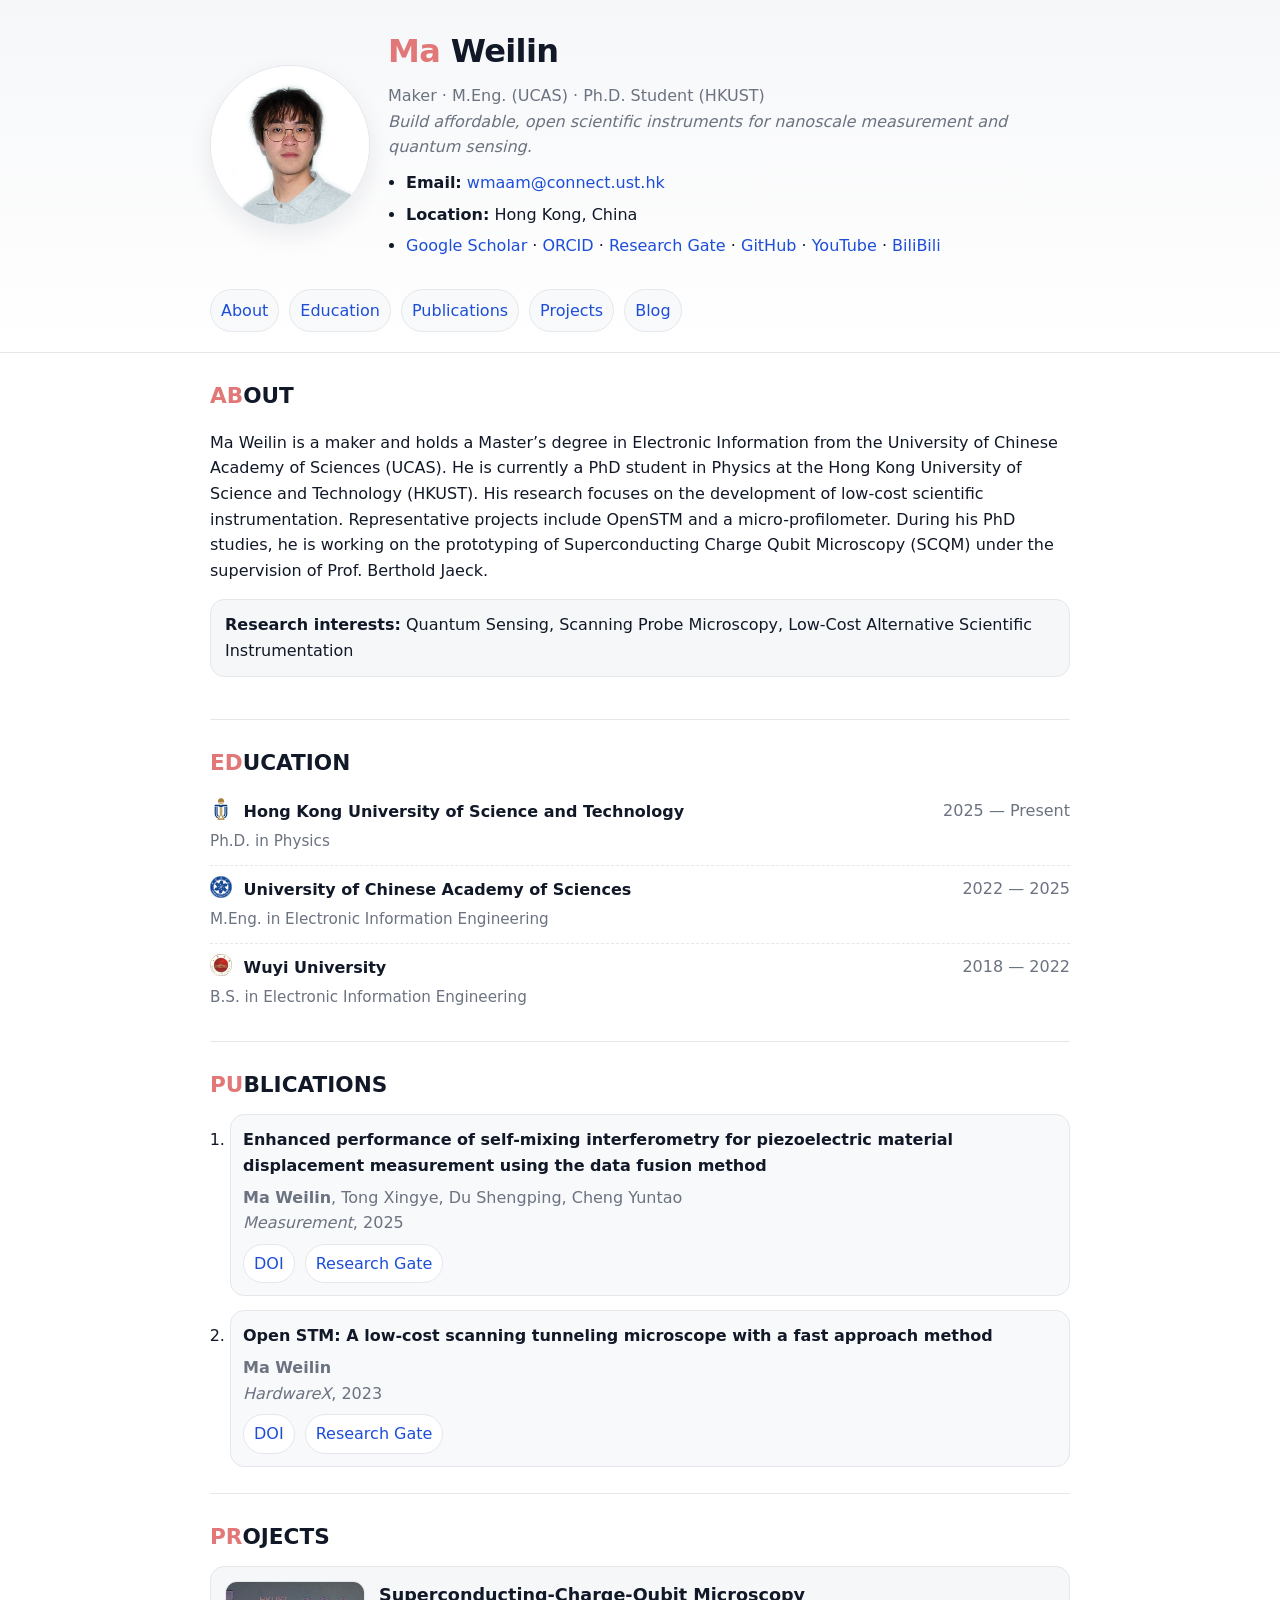
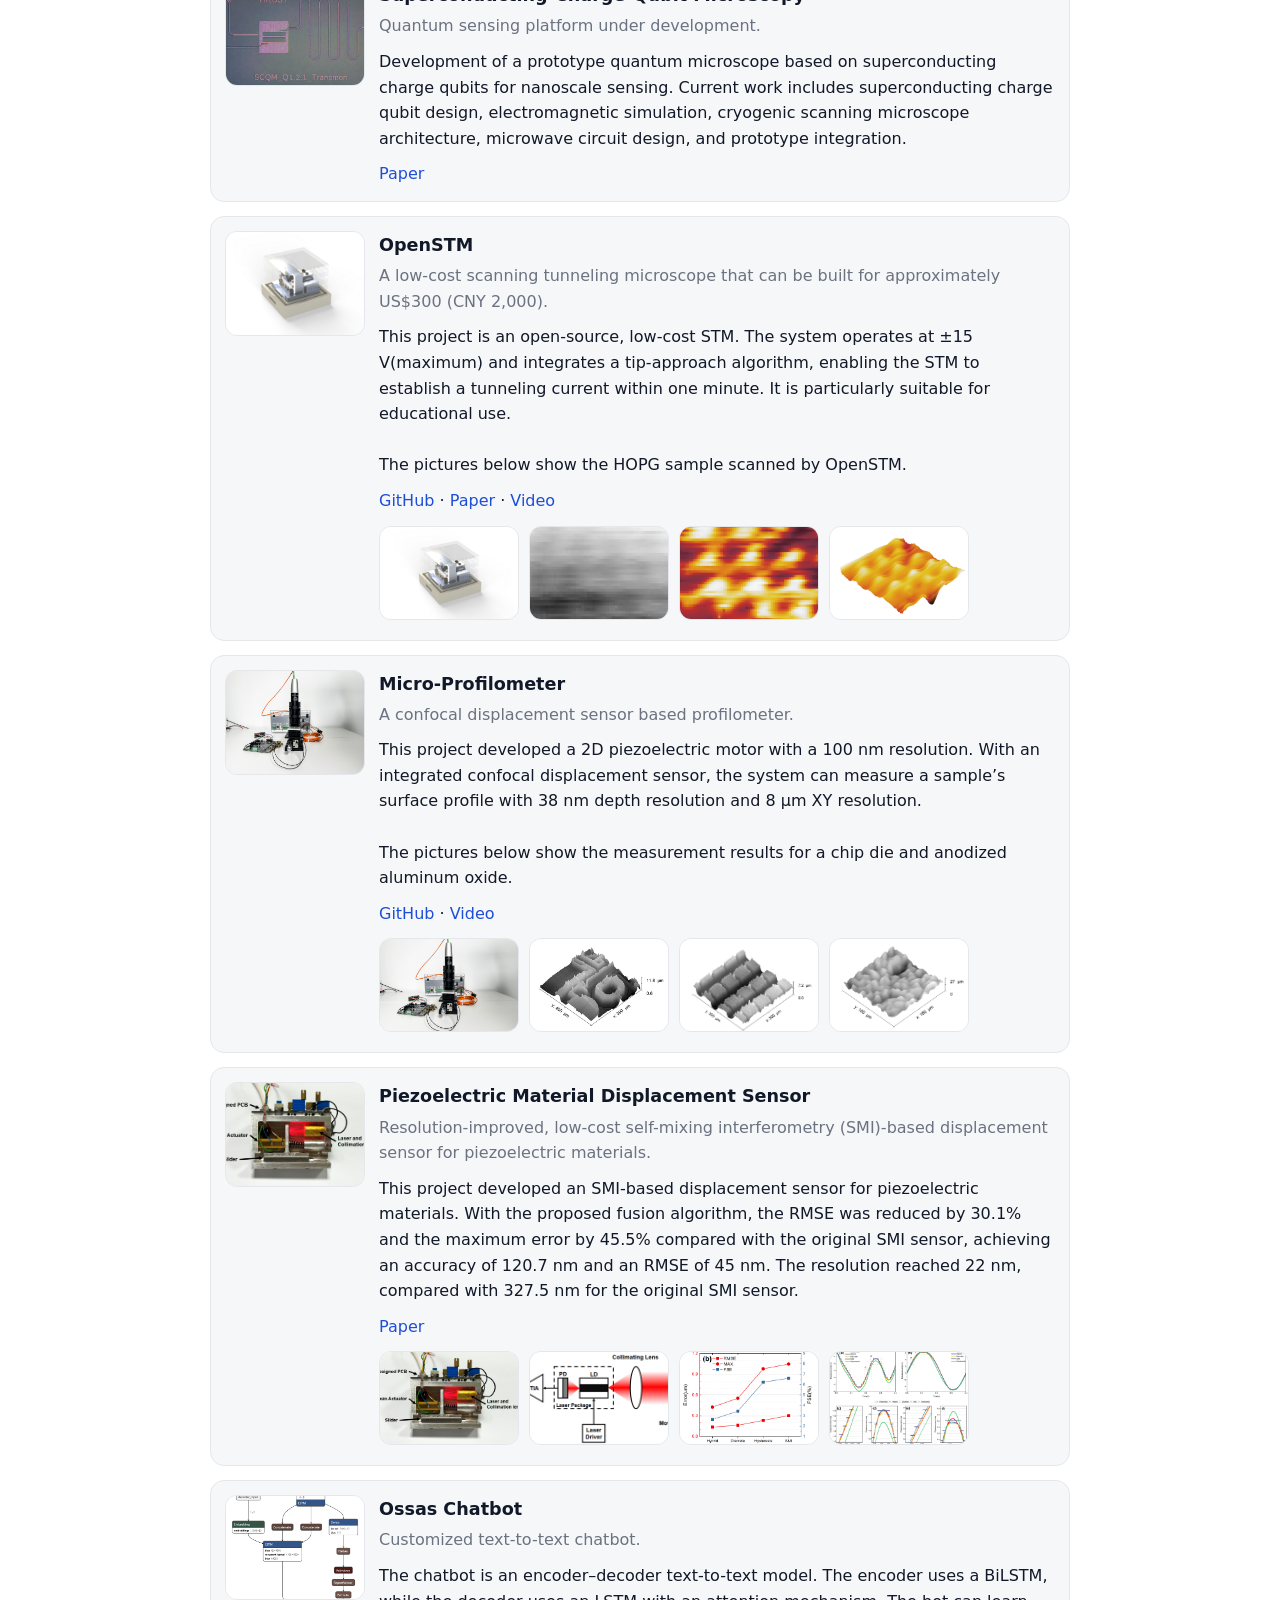
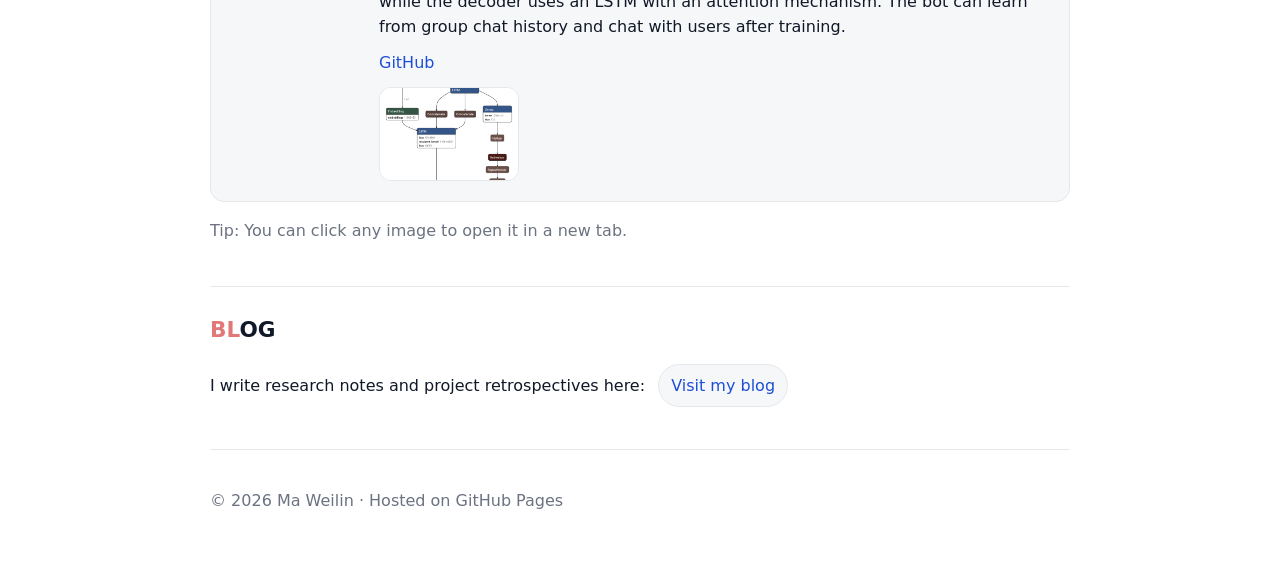
<file: index.html>
<!doctype html>
<html lang="en">
  <head>
    <meta charset="utf-8" />
    <meta name="viewport" content="width=device-width, initial-scale=1" />
    <title>Ma Weilin | Academic Homepage</title>
    <meta
      name="description"
      content="Academic homepage of Ma Weilin: bio, education, publications, projects, and blog."
    />
    <meta name="color-scheme" content="light dark" />

    <link rel="stylesheet" href="assets/style.css" />
  </head>

  <body>
    <a class="skip-link" href="#main">Skip to content</a>

    <header class="site-header">
      <div class="container">
        <div class="hero">
          <img
            class="avatar"
            src="assets/avatar.jpg"
            alt="Portrait of Your Name"
            width="160"
            height="160"
            loading="lazy"
          />

          <div class="hero-text">
            <h1 class="name"><span class="pr-accent">Ma</span> Weilin</h1>
            <p class="title">
              Maker · M.Eng. (UCAS) · Ph.D. Student (HKUST) </br>
              <I>Build affordable, open scientific instruments for nanoscale measurement and quantum sensing.</I>
            </p>

            <ul class="meta">
              <li>
                <strong>Email:</strong>
                <a href="mailto:wmaam@connect.ust.hk">wmaam@connect.ust.hk</a>
              </li>
              <li><strong>Location:</strong> Hong Kong, China</li>
              <li class="links">
                <a href="https://scholar.google.com/citations?user=jkRgfvgAAAAJ" target="_blank" rel="noreferrer">Google Scholar</a>
                <span aria-hidden="true">·</span>
                <a href="https://orcid.org/my-orcid?orcid=0009-0009-7105-8692" target="_blank" rel="noreferrer">ORCID</a>
                <span aria-hidden="true">·</span>
                <a href="https://www.researchgate.net/profile/Weilin-Ma-3" target="_blank" rel="noreferrer">Research Gate</a>
                <span aria-hidden="true">·</span>
                <a href="https://github.com/Dimsmary" target="_blank" rel="noreferrer">GitHub</a>
                <span aria-hidden="true">·</span>
                <a href="https://www.youtube.com/@dimsmary8898" target="_blank" rel="noreferrer">YouTube</a>
                <span aria-hidden="true">·</span>
                <a href="https://space.bilibili.com/5657589" target="_blank" rel="noreferrer">BiliBili</a>
              </li>
            </ul>
          </div>
        </div>

        <nav class="nav" aria-label="On-page navigation">
          <a href="#about">About</a>
          <a href="#education">Education</a>
          <a href="#publications">Publications</a>
          <a href="#projects">Projects</a>
          <a href="#blog">Blog</a>
        </nav>
      </div>
    </header>

    <main id="main" class="container">
      <!-- About -->
      <section id="about" class="section">
        <h2><span class="pr-accent">AB</span>OUT</h2>
        <p>
          Ma Weilin is a maker and holds a Master’s degree in Electronic Information from the University of Chinese Academy of Sciences (UCAS). 
          He is currently a PhD student in Physics at the Hong Kong University of Science and Technology (HKUST).
          His research focuses on the development of low-cost scientific instrumentation. Representative projects include OpenSTM and a micro-profilometer.
          During his PhD studies, he is working on the prototyping of Superconducting Charge Qubit Microscopy (SCQM) under the supervision of Prof. Berthold Jaeck.
        </p>

        <p class="highlights">
          <strong>Research interests:</strong>
          <span>Quantum Sensing, Scanning Probe Microscopy, Low-Cost Alternative Scientific Instrumentation</span>
        </p>
      </section>

      <!-- Education -->
      <section id="education" class="section">
        <h2><span class="pr-accent">ED</span>UCATION</h2>

        <ol class="timeline compact">
          <li class="timeline-item">
            <div class="timeline-head">
              <span class="timeline-title">
                <img src="assets/logos/hkust.svg" alt="HKUST logo" class="edu-logo" loading="lazy"/>
                Hong Kong University of Science and Technology
              </span>
              <span class="timeline-time">2025 — Present</span>
            </div>
            <div class="timeline-body">
              <p>
                Ph.D. in Physics<br />
              </p>
            </div>
          </li>

          <li class="timeline-item">
            <div class="timeline-head">
              <span class="timeline-title">
                <img src="assets/logos/ucas.png" alt="HKUST logo" class="edu-logo" loading="lazy"/>
                University of Chinese Academy of Sciences
              </span>
              <span class="timeline-time">2022 — 2025</span>
            </div>
            <div class="timeline-body">
              <p>M.Eng. in Electronic Information Engineering</p>
            </div>
          </li>

          <li class="timeline-item">
            <div class="timeline-head">
              <span class="timeline-title">
                <img src="assets/logos/wyu.png" alt="HKUST logo" class="edu-logo" loading="lazy"/>
                Wuyi University
              </span>
              <span class="timeline-time">2018 — 2022</span>
            </div>
            <div class="timeline-body">
              <p>B.S. in Electronic Information Engineering</p>
            </div>
          </li>
        </ol>
      </section>

      <!-- Publications -->
      <section id="publications" class="section">
        <h2><span class="pr-accent">PU</span>BLICATIONS</h2>
        <ol class="pub-list">
          <li class="pub">
            <div class="pub-title"><strong>Enhanced performance of self-mixing interferometry for 
              piezoelectric material displacement measurement using the data fusion method</strong></div>
            <div class="pub-authors">
              <strong>Ma Weilin</strong>, Tong Xingye, Du Shengping, Cheng Yuntao
            </div>
            <div class="pub-venue">
              <em>Measurement</em>, 2025
            </div>
            <div class="pub-links">
              <a href="https://doi.org/10.1016/j.measurement.2025.117261" target="_blank" rel="noreferrer">DOI</a>
              <a href="https://www.researchgate.net/publication/389751464_Enhanced_performance_of_self-mixing_interferometry_for_piezoelectric_material_displacement_measurement_using_the_data_fusion_method" target="_blank" rel="noreferrer">Research Gate</a>
            </div>
          </li>

          <li class="pub">
            <div class="pub-title"><strong>Open STM: A low-cost scanning tunneling microscope with a fast approach method</strong></div>
            <div class="pub-authors">
              <strong>Ma Weilin</strong>
            </div>
            <div class="pub-venue">
              <em>HardwareX</em>, 2023
            </div>
            <div class="pub-links">
              <a href="https://doi.org/10.1016/j.ohx.2023.e00504" target="_blank" rel="noreferrer">DOI</a>
              <a href="https://www.researchgate.net/publication/376732920_Open_STM_A_low-cost_scanning_tunneling_microscope_with_a_fast_approach_method" target="_blank" rel="noreferrer">Research Gate</a>
            </div>
          </li>
        </ol>
      </section>

        <!-- Projects (with images) -->
        <section id="projects" class="section">
        <h2><span class="pr-accent">PR</span>OJECTS</h2>

        <div class="projects">
            <!-- Project A -->
            <article class="proj">
            <div class="proj-thumb">
                <img
                src="assets/projects/proj-aa.png"
                alt="Project A thumbnail"
                loading="lazy"
                width="240"
                height="180"
                />
            </div>

            <div class="proj-main">
                <div class="proj-head">
                <h3 class="proj-title">Superconducting-Charge-Qubit Microscopy</h3>
                <p class="proj-subtitle muted">
                    Quantum sensing platform under development.
                </p>
                </div>

                <p class="proj-desc">
                Development of a prototype quantum microscope based on 
                superconducting charge qubits for nanoscale sensing. 
                Current work includes superconducting charge qubit design, 
                electromagnetic simulation, cryogenic scanning microscope architecture, 
                microwave circuit design, and prototype integration.
                </p>

                <!-- <ul class="proj-meta">
                <li><strong>Keywords:</strong> LLMs, Retrieval, Evaluation</li>
                <li><strong>Tech:</strong> Python, PyTorch, Docker</li>
                <li><strong>Role:</strong> Creator / Maintainer</li>
                </ul> -->

                <p class="proj-links">
                <a href="https://doi.org/10.1103/PhysRevResearch.2.043031" target="_blank" rel="noreferrer">Paper</a>
              </p>

                <!-- Multiple small images -->
                <!-- <div class="proj-gallery" aria-label="Project A gallery">
                <a class="shot" href="assets/projects/proj-a-1.jpg" target="_blank" rel="noreferrer">
                    <img src="assets/projects/proj-a-1.jpg" alt="Project A screenshot 1" loading="lazy" width="320" height="200" />
                </a>
                <a class="shot" href="assets/projects/proj-a-2.png" target="_blank" rel="noreferrer">
                    <img src="assets/projects/proj-a-2.png" alt="Project A screenshot 2" loading="lazy" width="320" height="200" />
                </a>
                <a class="shot" href="assets/projects/proj-a-3.png" target="_blank" rel="noreferrer">
                    <img src="assets/projects/proj-a-3.png" alt="Project A screenshot 3" loading="lazy" width="320" height="200" />
                </a>
                <a class="shot" href="assets/projects/proj-a-4.png" target="_blank" rel="noreferrer">
                    <img src="assets/projects/proj-a-4.png" alt="Project A screenshot 3" loading="lazy" width="320" height="200" />
                </a>
                </div> -->
            </div>
            </article>

            <!-- Project B -->
            <article class="proj">
            <div class="proj-thumb">
                <img
                src="assets/projects/proj-a-1.jpg"
                alt="Project A thumbnail"
                loading="lazy"
                width="240"
                height="180"
                />
            </div>

            <div class="proj-main">
                <div class="proj-head">
                <h3 class="proj-title">OpenSTM</h3>
                <p class="proj-subtitle muted">
                    A low-cost scanning tunneling microscope that can be built for approximately US$300 (CNY 2,000).
                </p>
                </div>

                <p class="proj-desc">
                This project is an open-source, low-cost STM. 
                The system operates at ±15 V(maximum) and integrates a tip-approach algorithm, 
                enabling the STM to establish a tunneling current within one minute. 
                It is particularly suitable for educational use.
                </br></br>
                The pictures below show the HOPG sample scanned by OpenSTM.
                </p>

                <!-- <ul class="proj-meta">
                <li><strong>Keywords:</strong> LLMs, Retrieval, Evaluation</li>
                <li><strong>Tech:</strong> Python, PyTorch, Docker</li>
                <li><strong>Role:</strong> Creator / Maintainer</li>
                </ul> -->

                <p class="proj-links">
                <a href="https://github.com/Dimsmary/OpenSTM/blob/main/readme_eng.md" target="_blank" rel="noreferrer">GitHub</a>
                <span aria-hidden="true">·</span>
                <a href="https://doi.org/10.1016/j.ohx.2023.e00504" target="_blank" rel="noreferrer">Paper</a>
                <span aria-hidden="true">·</span>
                <a href="https://www.youtube.com/watch?v=noWLMcfyqbQ" target="_blank" rel="noreferrer">Video</a>
              </p>

                <!-- Multiple small images -->
                <div class="proj-gallery" aria-label="Project A gallery">
                <a class="shot" href="assets/projects/proj-a-1.jpg" target="_blank" rel="noreferrer">
                    <img src="assets/projects/proj-a-1.jpg" alt="Project A screenshot 1" loading="lazy" width="320" height="200" />
                </a>
                <a class="shot" href="assets/projects/proj-a-2.png" target="_blank" rel="noreferrer">
                    <img src="assets/projects/proj-a-2.png" alt="Project A screenshot 2" loading="lazy" width="320" height="200" />
                </a>
                <a class="shot" href="assets/projects/proj-a-3.png" target="_blank" rel="noreferrer">
                    <img src="assets/projects/proj-a-3.png" alt="Project A screenshot 3" loading="lazy" width="320" height="200" />
                </a>
                <a class="shot" href="assets/projects/proj-a-4.png" target="_blank" rel="noreferrer">
                    <img src="assets/projects/proj-a-4.png" alt="Project A screenshot 3" loading="lazy" width="320" height="200" />
                </a>
                </div>
            </div>
            </article>

            <!-- Project C -->
            <article class="proj">
            <div class="proj-thumb">
                <img
                src="assets/projects/proj-b-1.jpg"
                alt="Project B thumbnail"
                loading="lazy"
                width="240"
                height="180"
                />
            </div>

            <div class="proj-main">
                <div class="proj-head">
                <h3 class="proj-title">Micro-Profilometer</h3>
                <p class="proj-subtitle muted">
                    A confocal displacement sensor based profilometer.
                </p>
                </div>
                
                <p class="proj-desc">
                This project developed a 2D piezoelectric motor with a 100 nm resolution. 
                With an integrated confocal displacement sensor, the system can measure a sample’s 
                surface profile with 38 nm depth resolution and 8 µm XY resolution.
                </br></br>
                The pictures below show the measurement results for a chip die and anodized aluminum oxide.
                </p>

                <p class="proj-links">
                <a href="https://github.com/Dimsmary/Micro-Profilometer/blob/main/README_ENG.md" target="_blank" rel="noreferrer">GitHub</a>
                <span aria-hidden="true">·</span>
                <a href="https://www.youtube.com/watch?v=2pDqUTzCrek" target="_blank" rel="noreferrer">Video</a>
                </p>

                <div class="proj-gallery" aria-label="Project B gallery">
                <a class="shot" href="assets/projects/proj-b-1.jpg" target="_blank" rel="noreferrer">
                    <img src="assets/projects/proj-b-1.jpg" alt="Project B screenshot 1" loading="lazy" width="320" height="200" />
                </a>
                <a class="shot" href="assets/projects/proj-b-2.png" target="_blank" rel="noreferrer">
                    <img src="assets/projects/proj-b-2.png" alt="Project B screenshot 2" loading="lazy" width="320" height="200" />
                </a>
                                <a class="shot" href="assets/projects/proj-b-3.png" target="_blank" rel="noreferrer">
                    <img src="assets/projects/proj-b-3.png" alt="Project B screenshot 2" loading="lazy" width="320" height="200" />
                </a>
                                <a class="shot" href="assets/projects/proj-b-4.png" target="_blank" rel="noreferrer">
                    <img src="assets/projects/proj-b-4.png" alt="Project B screenshot 2" loading="lazy" width="320" height="200" />
                </a>
                </div>
            </div>
            </article>

            <!-- Project D -->
            <article class="proj">
            <div class="proj-thumb">
                <img
                src="assets/projects/proj-c-1.png"
                alt="Project B thumbnail"
                loading="lazy"
                width="240"
                height="180"
                />
            </div>

            <div class="proj-main">
                <div class="proj-head">
                <h3 class="proj-title">Piezoelectric Material Displacement Sensor</h3>
                <p class="proj-subtitle muted">
                    Resolution-improved, low-cost self-mixing interferometry (SMI)-based displacement sensor for piezoelectric materials.
                </p>
                </div>

                <p class="proj-desc">
                This project developed an SMI-based displacement sensor for piezoelectric materials. 
                With the proposed fusion algorithm, the RMSE was reduced by 30.1% and the maximum error by 45.5% 
                compared with the original SMI sensor, achieving an accuracy of 120.7 nm and an RMSE of 45 nm. 
                The resolution reached 22 nm, compared with 327.5 nm for the original SMI sensor.
                </p>

                <p class="proj-links">
                <a href="https://doi.org/10.1016/j.measurement.2025.117261" target="_blank" rel="noreferrer">Paper</a>
                </p>

                <div class="proj-gallery" aria-label="Project C gallery">
                <a class="shot" href="assets/projects/proj-c-1.png" target="_blank" rel="noreferrer">
                    <img src="assets/projects/proj-c-1.png" alt="Project B screenshot 1" loading="lazy" width="320" height="200" />
                </a>
                    <a class="shot" href="assets/projects/proj-c-2.png" target="_blank" rel="noreferrer">
                    <img src="assets/projects/proj-c-2.png" alt="Project B screenshot 1" loading="lazy" width="320" height="200" />
                </a>
                </a>
                    <a class="shot" href="assets/projects/proj-c-3.png" target="_blank" rel="noreferrer">
                    <img src="assets/projects/proj-c-3.png" alt="Project B screenshot 1" loading="lazy" width="320" height="200" />
                </a>
                </a>
                    <a class="shot" href="assets/projects/proj-c-4.png" target="_blank" rel="noreferrer">
                    <img src="assets/projects/proj-c-4.png" alt="Project B screenshot 1" loading="lazy" width="320" height="200" />
                </a>
                </div>
            </div>
            </article>

            <!-- Project E -->
            <article class="proj">
            <div class="proj-thumb">
                <img
                src="assets/projects/proj-d-1.png"
                alt="Project B thumbnail"
                loading="lazy"
                width="240"
                height="180"
                />
            </div>

            <div class="proj-main">
                <div class="proj-head">
                <h3 class="proj-title">Ossas Chatbot</h3>
                <p class="proj-subtitle muted">
                    Customized text-to-text chatbot.
                </p>
                </div>

                <p class="proj-desc">
                The chatbot is an encoder–decoder text-to-text model. 
                The encoder uses a BiLSTM, while the decoder uses an LSTM with 
                an attention mechanism. The bot can learn from group chat history 
                and chat with users after training.
                </p>

                <p class="proj-links">
                <a href="https://github.com/Dimsmary/Ossas_ChatBot" target="_blank" rel="noreferrer">GitHub</a>
                </p>

                <div class="proj-gallery" aria-label="Project D gallery">
                <a class="shot" href="assets/projects/proj-d-1.png" target="_blank" rel="noreferrer">
                    <img src="assets/projects/proj-d-1.png" alt="Project B screenshot 1" loading="lazy" width="320" height="200" />
                </a>
                </div>
            </div>
            </article>
        </div>

        <p class="muted project-note">
            Tip: You can click any image to open it in a new tab.
        </p>
        </section>

      <!-- Blog -->
      <section id="blog" class="section">
        <h2><span class="pr-accent">BL</span>OG</h2>
        <p>
          I write research notes and project retrospectives here:
          <a class="button" href="https://blog.dimsmary.tech" target="_blank" rel="noreferrer">
            Visit my blog
          </a>
        </p>
      </section>

      <footer class="footer">
        <p class="muted">
          © <span id="year"></span> Ma Weilin · Hosted on GitHub Pages
        </p>
      </footer>
    </main>

    <script>
      document.getElementById("year").textContent = new Date().getFullYear();
    </script>
  </body>
</html>
</file>
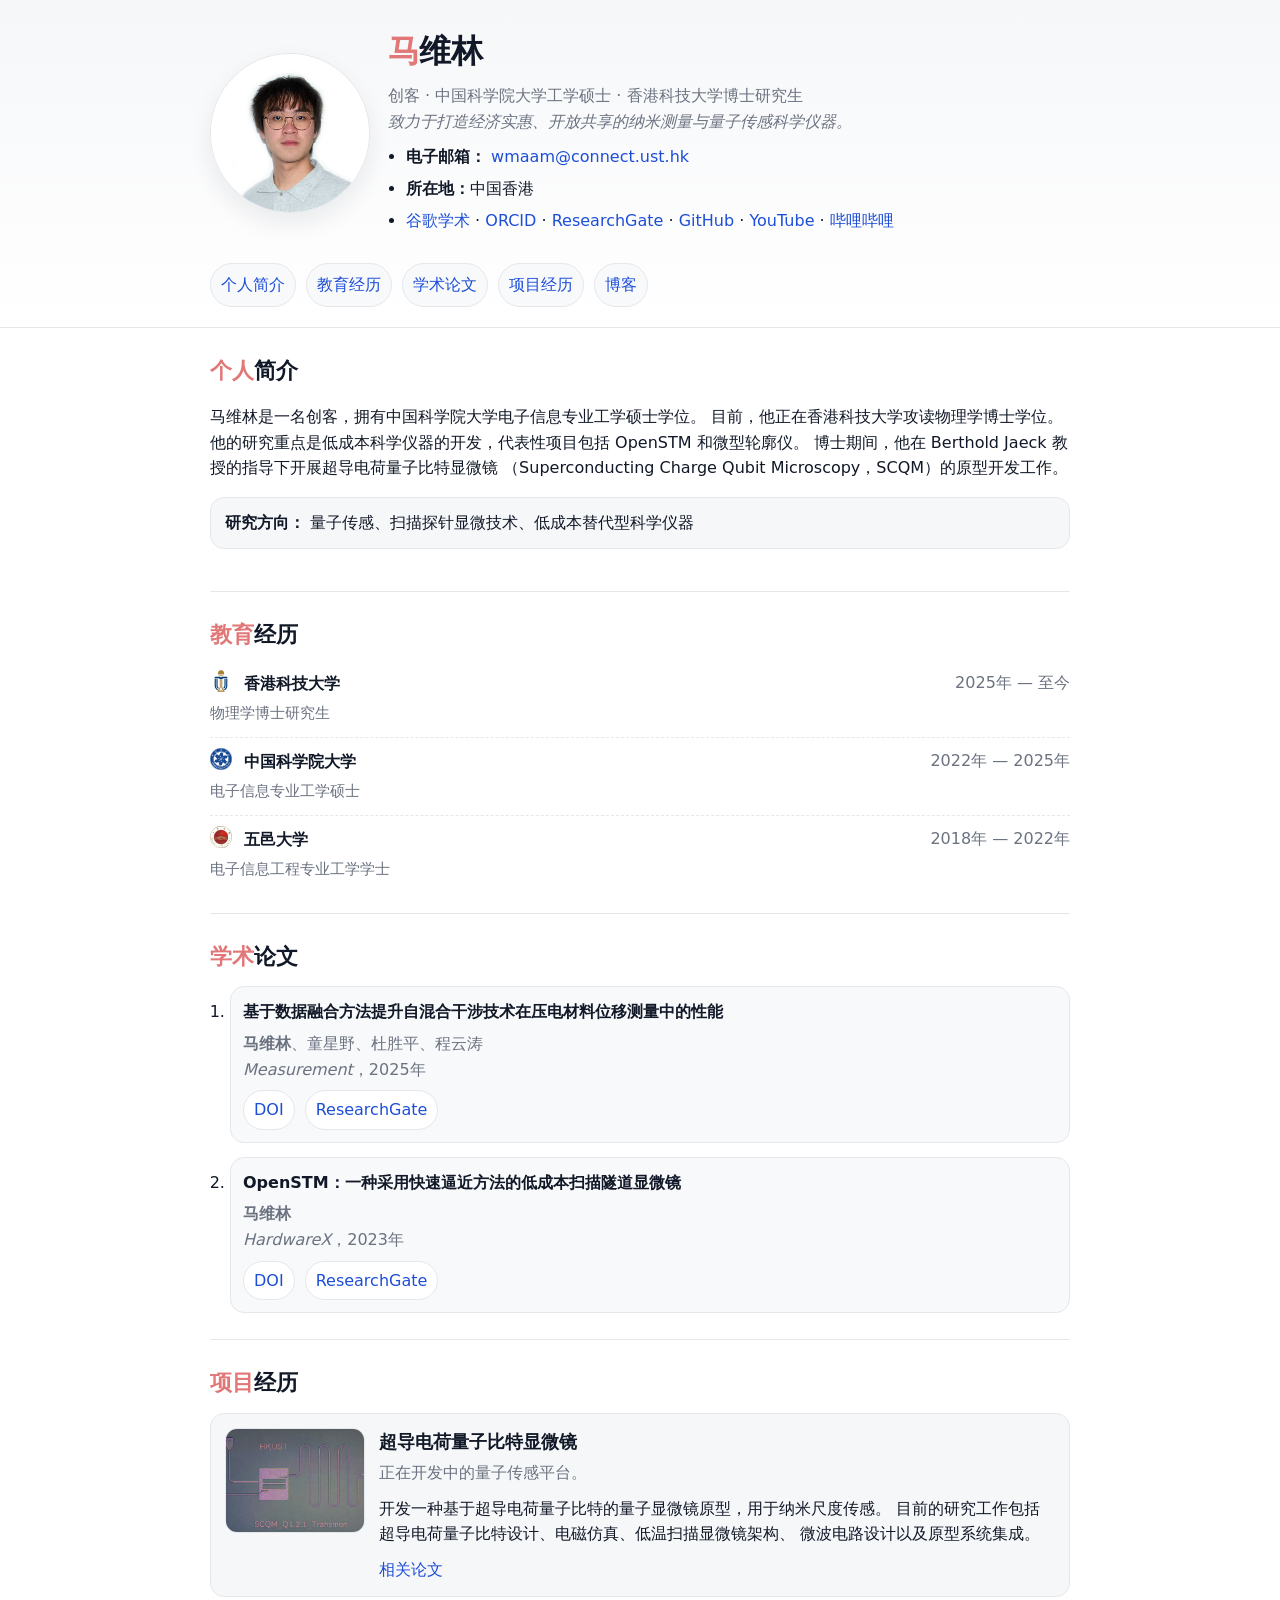
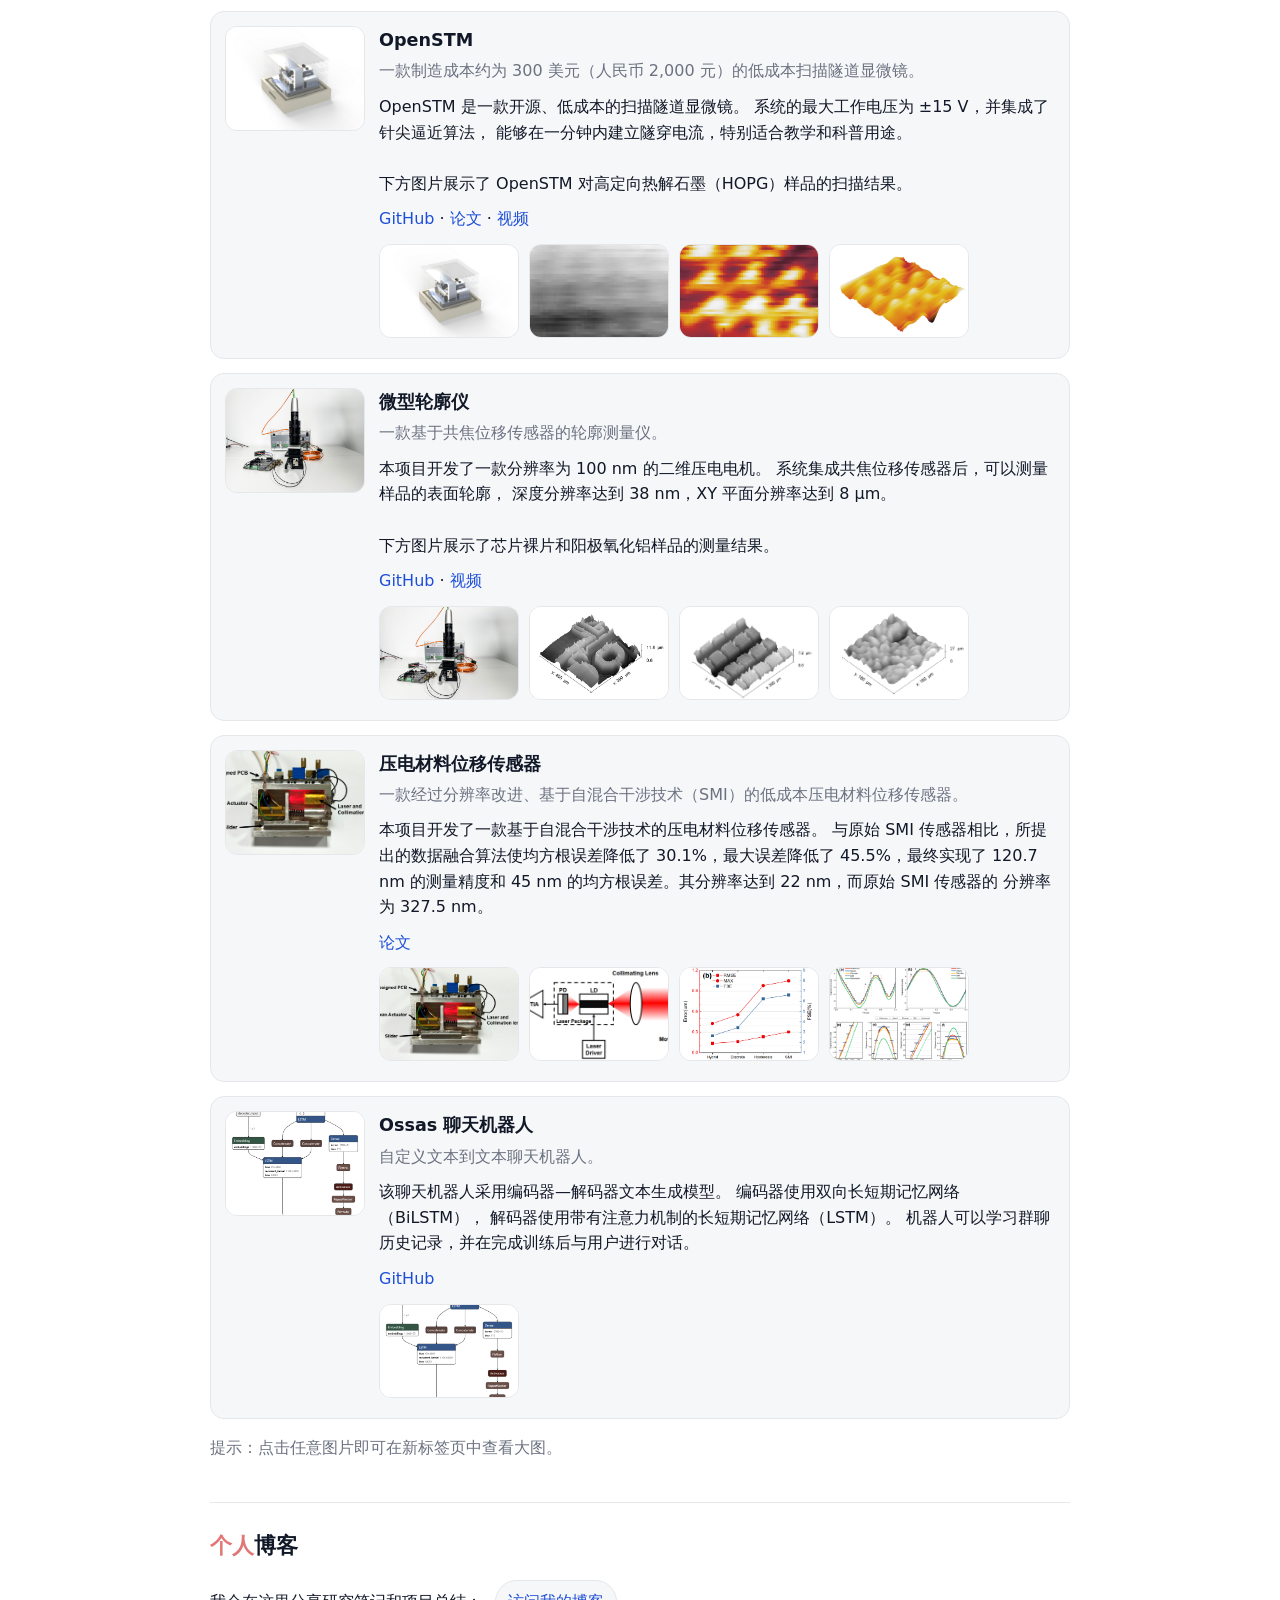
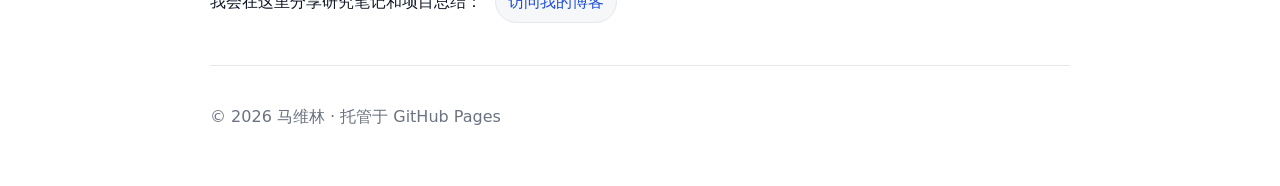
<file: chs.html>
<!doctype html>
<html lang="zh-CN">
  <head>
    <meta charset="utf-8" />
    <meta name="viewport" content="width=device-width, initial-scale=1" />
    <title>马维林 | 学术主页</title>
    <meta
      name="description"
      content="马维林的个人学术主页，包括个人简介、教育经历、论文发表、项目和博客。"
    />
    <meta name="color-scheme" content="light dark" />

    <link rel="stylesheet" href="assets/style.css" />
  </head>

  <body>
    <a class="skip-link" href="#main">跳转到主要内容</a>

    <header class="site-header">
      <div class="container">
        <div class="hero">
          <img
            class="avatar"
            src="assets/avatar.jpg"
            alt="马维林的个人照片"
            width="160"
            height="160"
            loading="lazy"
          />

          <div class="hero-text">
            <h1 class="name"><span class="pr-accent">马</span>维林</h1>
            <p class="title">
              创客 · 中国科学院大学工学硕士 · 香港科技大学博士研究生
              <br />
              <i>致力于打造经济实惠、开放共享的纳米测量与量子传感科学仪器。</i>
            </p>

            <ul class="meta">
              <li>
                <strong>电子邮箱：</strong>
                <a href="mailto:wmaam@connect.ust.hk">wmaam@connect.ust.hk</a>
              </li>
              <li><strong>所在地：</strong>中国香港</li>
              <li class="links">
                <a href="https://scholar.google.com/citations?user=jkRgfvgAAAAJ" target="_blank" rel="noreferrer">谷歌学术</a>
                <span aria-hidden="true">·</span>
                <a href="https://orcid.org/my-orcid?orcid=0009-0009-7105-8692" target="_blank" rel="noreferrer">ORCID</a>
                <span aria-hidden="true">·</span>
                <a href="https://www.researchgate.net/profile/Weilin-Ma-3" target="_blank" rel="noreferrer">ResearchGate</a>
                <span aria-hidden="true">·</span>
                <a href="https://github.com/Dimsmary" target="_blank" rel="noreferrer">GitHub</a>
                <span aria-hidden="true">·</span>
                <a href="https://www.youtube.com/@dimsmary8898" target="_blank" rel="noreferrer">YouTube</a>
                <span aria-hidden="true">·</span>
                <a href="https://space.bilibili.com/5657589" target="_blank" rel="noreferrer">哔哩哔哩</a>
              </li>
            </ul>
          </div>
        </div>

        <nav class="nav" aria-label="页面导航">
          <a href="#about">个人简介</a>
          <a href="#education">教育经历</a>
          <a href="#publications">学术论文</a>
          <a href="#projects">项目经历</a>
          <a href="#blog">博客</a>
        </nav>
      </div>
    </header>

    <main id="main" class="container">
      <!-- 个人简介 -->
      <section id="about" class="section">
        <h2><span class="pr-accent">个人</span>简介</h2>
        <p>
          马维林是一名创客，拥有中国科学院大学电子信息专业工学硕士学位。
          目前，他正在香港科技大学攻读物理学博士学位。
          他的研究重点是低成本科学仪器的开发，代表性项目包括 OpenSTM 和微型轮廓仪。
          博士期间，他在 Berthold Jaeck 教授的指导下开展超导电荷量子比特显微镜
          （Superconducting Charge Qubit Microscopy，SCQM）的原型开发工作。
        </p>

        <p class="highlights">
          <strong>研究方向：</strong>
          <span>量子传感、扫描探针显微技术、低成本替代型科学仪器</span>
        </p>
      </section>

      <!-- 教育经历 -->
      <section id="education" class="section">
        <h2><span class="pr-accent">教育</span>经历</h2>

        <ol class="timeline compact">
          <li class="timeline-item">
            <div class="timeline-head">
              <span class="timeline-title">
                <img
                  src="assets/logos/hkust.svg"
                  alt="香港科技大学校徽"
                  class="edu-logo"
                  loading="lazy"
                />
                香港科技大学
              </span>
              <span class="timeline-time">2025年 — 至今</span>
            </div>
            <div class="timeline-body">
              <p>物理学博士研究生</p>
            </div>
          </li>

          <li class="timeline-item">
            <div class="timeline-head">
              <span class="timeline-title">
                <img
                  src="assets/logos/ucas.png"
                  alt="中国科学院大学校徽"
                  class="edu-logo"
                  loading="lazy"
                />
                中国科学院大学
              </span>
              <span class="timeline-time">2022年 — 2025年</span>
            </div>
            <div class="timeline-body">
              <p>电子信息专业工学硕士</p>
            </div>
          </li>

          <li class="timeline-item">
            <div class="timeline-head">
              <span class="timeline-title">
                <img
                  src="assets/logos/wyu.png"
                  alt="五邑大学校徽"
                  class="edu-logo"
                  loading="lazy"
                />
                五邑大学
              </span>
              <span class="timeline-time">2018年 — 2022年</span>
            </div>
            <div class="timeline-body">
              <p>电子信息工程专业工学学士</p>
            </div>
          </li>
        </ol>
      </section>

      <!-- 学术论文 -->
      <section id="publications" class="section">
        <h2><span class="pr-accent">学术</span>论文</h2>

        <ol class="pub-list">
          <li class="pub">
            <div class="pub-title">
              <strong>
                基于数据融合方法提升自混合干涉技术在压电材料位移测量中的性能
              </strong>
            </div>
            <div class="pub-authors">
              <strong>马维林</strong>、童星野、杜胜平、程云涛
            </div>
            <div class="pub-venue">
              <em>Measurement</em>，2025年
            </div>
            <div class="pub-links">
              <a href="https://doi.org/10.1016/j.measurement.2025.117261" target="_blank" rel="noreferrer">DOI</a>
              <a href="https://www.researchgate.net/publication/389751464_Enhanced_performance_of_self-mixing_interferometry_for_piezoelectric_material_displacement_measurement_using_the_data_fusion_method" target="_blank" rel="noreferrer">ResearchGate</a>
            </div>
          </li>

          <li class="pub">
            <div class="pub-title">
              <strong>
                OpenSTM：一种采用快速逼近方法的低成本扫描隧道显微镜
              </strong>
            </div>
            <div class="pub-authors">
              <strong>马维林</strong>
            </div>
            <div class="pub-venue">
              <em>HardwareX</em>，2023年
            </div>
            <div class="pub-links">
              <a href="https://doi.org/10.1016/j.ohx.2023.e00504" target="_blank" rel="noreferrer">DOI</a>
              <a href="https://www.researchgate.net/publication/376732920_Open_STM_A_low-cost_scanning_tunneling_microscope_with_a_fast_approach_method" target="_blank" rel="noreferrer">ResearchGate</a>
            </div>
          </li>
        </ol>
      </section>

      <!-- 项目经历 -->
      <section id="projects" class="section">
        <h2><span class="pr-accent">项目</span>经历</h2>

        <div class="projects">
          <!-- 项目 A -->
          <article class="proj">
            <div class="proj-thumb">
              <img
                src="assets/projects/proj-aa.png"
                alt="超导电荷量子比特显微镜项目缩略图"
                loading="lazy"
                width="240"
                height="180"
              />
            </div>

            <div class="proj-main">
              <div class="proj-head">
                <h3 class="proj-title">超导电荷量子比特显微镜</h3>
                <p class="proj-subtitle muted">
                  正在开发中的量子传感平台。
                </p>
              </div>

              <p class="proj-desc">
                开发一种基于超导电荷量子比特的量子显微镜原型，用于纳米尺度传感。
                目前的研究工作包括超导电荷量子比特设计、电磁仿真、低温扫描显微镜架构、
                微波电路设计以及原型系统集成。
              </p>

              <p class="proj-links">
                <a href="https://doi.org/10.1103/PhysRevResearch.2.043031" target="_blank" rel="noreferrer">相关论文</a>
              </p>
            </div>
          </article>

          <!-- 项目 B -->
          <article class="proj">
            <div class="proj-thumb">
              <img
                src="assets/projects/proj-a-1.jpg"
                alt="OpenSTM 项目缩略图"
                loading="lazy"
                width="240"
                height="180"
              />
            </div>

            <div class="proj-main">
              <div class="proj-head">
                <h3 class="proj-title">OpenSTM</h3>
                <p class="proj-subtitle muted">
                  一款制造成本约为 300 美元（人民币 2,000 元）的低成本扫描隧道显微镜。
                </p>
              </div>

              <p class="proj-desc">
                OpenSTM 是一款开源、低成本的扫描隧道显微镜。
                系统的最大工作电压为 ±15 V，并集成了针尖逼近算法，
                能够在一分钟内建立隧穿电流，特别适合教学和科普用途。
                <br /><br />
                下方图片展示了 OpenSTM 对高定向热解石墨（HOPG）样品的扫描结果。
              </p>

              <p class="proj-links">
                <a href="https://github.com/Dimsmary/OpenSTM/blob/main/readme_eng.md" target="_blank" rel="noreferrer">GitHub</a>
                <span aria-hidden="true">·</span>
                <a href="https://doi.org/10.1016/j.ohx.2023.e00504" target="_blank" rel="noreferrer">论文</a>
                <span aria-hidden="true">·</span>
                <a href="https://www.youtube.com/watch?v=noWLMcfyqbQ" target="_blank" rel="noreferrer">视频</a>
              </p>

              <div class="proj-gallery" aria-label="OpenSTM 项目图片">
                <a class="shot" href="assets/projects/proj-a-1.jpg" target="_blank" rel="noreferrer">
                  <img
                    src="assets/projects/proj-a-1.jpg"
                    alt="OpenSTM 项目图片 1"
                    loading="lazy"
                    width="320"
                    height="200"
                  />
                </a>

                <a class="shot" href="assets/projects/proj-a-2.png" target="_blank" rel="noreferrer">
                  <img
                    src="assets/projects/proj-a-2.png"
                    alt="OpenSTM 项目图片 2"
                    loading="lazy"
                    width="320"
                    height="200"
                  />
                </a>

                <a class="shot" href="assets/projects/proj-a-3.png" target="_blank" rel="noreferrer">
                  <img
                    src="assets/projects/proj-a-3.png"
                    alt="OpenSTM 项目图片 3"
                    loading="lazy"
                    width="320"
                    height="200"
                  />
                </a>

                <a class="shot" href="assets/projects/proj-a-4.png" target="_blank" rel="noreferrer">
                  <img
                    src="assets/projects/proj-a-4.png"
                    alt="OpenSTM 项目图片 4"
                    loading="lazy"
                    width="320"
                    height="200"
                  />
                </a>
              </div>
            </div>
          </article>

          <!-- 项目 C -->
          <article class="proj">
            <div class="proj-thumb">
              <img
                src="assets/projects/proj-b-1.jpg"
                alt="微型轮廓仪项目缩略图"
                loading="lazy"
                width="240"
                height="180"
              />
            </div>

            <div class="proj-main">
              <div class="proj-head">
                <h3 class="proj-title">微型轮廓仪</h3>
                <p class="proj-subtitle muted">
                  一款基于共焦位移传感器的轮廓测量仪。
                </p>
              </div>

              <p class="proj-desc">
                本项目开发了一款分辨率为 100 nm 的二维压电电机。
                系统集成共焦位移传感器后，可以测量样品的表面轮廓，
                深度分辨率达到 38 nm，XY 平面分辨率达到 8 µm。
                <br /><br />
                下方图片展示了芯片裸片和阳极氧化铝样品的测量结果。
              </p>

              <p class="proj-links">
                <a href="https://github.com/Dimsmary/Micro-Profilometer/blob/main/README_ENG.md" target="_blank" rel="noreferrer">GitHub</a>
                <span aria-hidden="true">·</span>
                <a href="https://www.youtube.com/watch?v=2pDqUTzCrek" target="_blank" rel="noreferrer">视频</a>
              </p>

              <div class="proj-gallery" aria-label="微型轮廓仪项目图片">
                <a class="shot" href="assets/projects/proj-b-1.jpg" target="_blank" rel="noreferrer">
                  <img
                    src="assets/projects/proj-b-1.jpg"
                    alt="微型轮廓仪项目图片 1"
                    loading="lazy"
                    width="320"
                    height="200"
                  />
                </a>

                <a class="shot" href="assets/projects/proj-b-2.png" target="_blank" rel="noreferrer">
                  <img
                    src="assets/projects/proj-b-2.png"
                    alt="微型轮廓仪项目图片 2"
                    loading="lazy"
                    width="320"
                    height="200"
                  />
                </a>

                <a class="shot" href="assets/projects/proj-b-3.png" target="_blank" rel="noreferrer">
                  <img
                    src="assets/projects/proj-b-3.png"
                    alt="微型轮廓仪项目图片 3"
                    loading="lazy"
                    width="320"
                    height="200"
                  />
                </a>

                <a class="shot" href="assets/projects/proj-b-4.png" target="_blank" rel="noreferrer">
                  <img
                    src="assets/projects/proj-b-4.png"
                    alt="微型轮廓仪项目图片 4"
                    loading="lazy"
                    width="320"
                    height="200"
                  />
                </a>
              </div>
            </div>
          </article>

          <!-- 项目 D -->
          <article class="proj">
            <div class="proj-thumb">
              <img
                src="assets/projects/proj-c-1.png"
                alt="压电材料位移传感器项目缩略图"
                loading="lazy"
                width="240"
                height="180"
              />
            </div>

            <div class="proj-main">
              <div class="proj-head">
                <h3 class="proj-title">压电材料位移传感器</h3>
                <p class="proj-subtitle muted">
                  一款经过分辨率改进、基于自混合干涉技术（SMI）的低成本压电材料位移传感器。
                </p>
              </div>

              <p class="proj-desc">
                本项目开发了一款基于自混合干涉技术的压电材料位移传感器。
                与原始 SMI 传感器相比，所提出的数据融合算法使均方根误差降低了
                30.1%，最大误差降低了 45.5%，最终实现了 120.7 nm 的测量精度和
                45 nm 的均方根误差。其分辨率达到 22 nm，而原始 SMI 传感器的
                分辨率为 327.5 nm。
              </p>

              <p class="proj-links">
                <a href="https://doi.org/10.1016/j.measurement.2025.117261" target="_blank" rel="noreferrer">论文</a>
              </p>

              <div class="proj-gallery" aria-label="压电材料位移传感器项目图片">
                <a class="shot" href="assets/projects/proj-c-1.png" target="_blank" rel="noreferrer">
                  <img
                    src="assets/projects/proj-c-1.png"
                    alt="压电材料位移传感器项目图片 1"
                    loading="lazy"
                    width="320"
                    height="200"
                  />
                </a>

                <a class="shot" href="assets/projects/proj-c-2.png" target="_blank" rel="noreferrer">
                  <img
                    src="assets/projects/proj-c-2.png"
                    alt="压电材料位移传感器项目图片 2"
                    loading="lazy"
                    width="320"
                    height="200"
                  />
                </a>

                <a class="shot" href="assets/projects/proj-c-3.png" target="_blank" rel="noreferrer">
                  <img
                    src="assets/projects/proj-c-3.png"
                    alt="压电材料位移传感器项目图片 3"
                    loading="lazy"
                    width="320"
                    height="200"
                  />
                </a>

                <a class="shot" href="assets/projects/proj-c-4.png" target="_blank" rel="noreferrer">
                  <img
                    src="assets/projects/proj-c-4.png"
                    alt="压电材料位移传感器项目图片 4"
                    loading="lazy"
                    width="320"
                    height="200"
                  />
                </a>
              </div>
            </div>
          </article>

          <!-- 项目 E -->
          <article class="proj">
            <div class="proj-thumb">
              <img
                src="assets/projects/proj-d-1.png"
                alt="Ossas 聊天机器人项目缩略图"
                loading="lazy"
                width="240"
                height="180"
              />
            </div>

            <div class="proj-main">
              <div class="proj-head">
                <h3 class="proj-title">Ossas 聊天机器人</h3>
                <p class="proj-subtitle muted">
                  自定义文本到文本聊天机器人。
                </p>
              </div>

              <p class="proj-desc">
                该聊天机器人采用编码器—解码器文本生成模型。
                编码器使用双向长短期记忆网络（BiLSTM），
                解码器使用带有注意力机制的长短期记忆网络（LSTM）。
                机器人可以学习群聊历史记录，并在完成训练后与用户进行对话。
              </p>

              <p class="proj-links">
                <a href="https://github.com/Dimsmary/Ossas_ChatBot" target="_blank" rel="noreferrer">GitHub</a>
              </p>

              <div class="proj-gallery" aria-label="Ossas 聊天机器人项目图片">
                <a class="shot" href="assets/projects/proj-d-1.png" target="_blank" rel="noreferrer">
                  <img
                    src="assets/projects/proj-d-1.png"
                    alt="Ossas 聊天机器人项目图片"
                    loading="lazy"
                    width="320"
                    height="200"
                  />
                </a>
              </div>
            </div>
          </article>
        </div>

        <p class="muted project-note">
          提示：点击任意图片即可在新标签页中查看大图。
        </p>
      </section>

      <!-- 博客 -->
      <section id="blog" class="section">
        <h2><span class="pr-accent">个人</span>博客</h2>
        <p>
          我会在这里分享研究笔记和项目总结：
          <a class="button" href="https://blog.dimsmary.tech" target="_blank" rel="noreferrer">
            访问我的博客
          </a>
        </p>
      </section>

      <footer class="footer">
        <p class="muted">
          © <span id="year"></span> 马维林 · 托管于 GitHub Pages
        </p>
      </footer>
    </main>

    <script>
      document.getElementById("year").textContent = new Date().getFullYear();
    </script>
  </body>
</html>
</file>
<file: assets/style.css>
/* ========== Base ========== */
:root {
  --bg: #ffffff;
  --panel: #f6f7f9;
  --text: #111827;
  --muted: #6b7280;
  --border: #e5e7eb;
  --link: #1d4ed8;
  --link-hover: #1e40af;

  --shadow: 0 10px 25px rgba(17, 24, 39, 0.08);
  --radius: 14px;

  --maxw: 860px;
  --gap: 18px;
}

@media (prefers-color-scheme: dark) {
  :root {
    --bg: #0b1220;
    --panel: #0f1a2d;
    --text: #e5e7eb;
    --muted: #9ca3af;
    --border: #1f2a44;
    --link: #93c5fd;
    --link-hover: #bfdbfe;

    --shadow: 0 10px 25px rgba(0, 0, 0, 0.35);
  }
}

* {
  box-sizing: border-box;
}

html,
body {
  margin: 0;
  padding: 0;
}

body {
  background: var(--bg);
  color: var(--text);
  font-family: ui-sans-serif, system-ui, -apple-system, Segoe UI, Roboto,
    Helvetica, Arial, "Apple Color Emoji", "Segoe UI Emoji";
  line-height: 1.6;
}

a {
  color: var(--link);
  text-decoration: none;
}

a:hover {
  color: var(--link-hover);
  text-decoration: underline;
}

.container {
  width: min(var(--maxw), calc(100% - 32px));
  margin: 0 auto;
}

.muted {
  color: var(--muted);
}

.skip-link {
  position: absolute;
  left: -999px;
  top: 12px;
  background: var(--panel);
  border: 1px solid var(--border);
  padding: 10px 12px;
  border-radius: 10px;
}

.skip-link:focus {
  left: 16px;
  z-index: 10;
}

/* ========== Header ========== */
.site-header {
  border-bottom: 1px solid var(--border);
  background: linear-gradient(180deg, var(--panel), transparent);
}

.hero {
  display: grid;
  grid-template-columns: 160px 1fr;
  gap: 18px;
  align-items: center;
  padding: 26px 0 14px;
}

@media (max-width: 640px) {
  .hero {
    grid-template-columns: 1fr;
  }
}

.avatar {
  width: 160px;
  height: 160px;
  border-radius: 999px;
  object-fit: cover;
  border: 1px solid var(--border);
  box-shadow: var(--shadow);
}

.name {
  margin: 0 0 6px;
  font-size: 2rem;
  letter-spacing: -0.02em;
}

.title {
  margin: 0 0 10px;
  color: var(--muted);
}

.meta {
  margin: 0;
  padding-left: 18px;
}

.meta li {
  margin: 6px 0;
}

.meta .links a {
  white-space: nowrap;
}

.nav {
  display: flex;
  flex-wrap: wrap;
  gap: 10px;
  padding: 10px 0 20px;
}

.nav a {
  display: inline-block;
  padding: 8px 10px;
  border: 1px solid var(--border);
  background: color-mix(in srgb, var(--panel) 65%, transparent);
  border-radius: 999px;
  text-decoration: none;
}

.nav a:hover {
  text-decoration: none;
}

/* ========== Sections ========== */
.section {
  padding: 26px 0;
  border-bottom: 1px solid var(--border);
}

.section h2 {
  margin: 0 0 12px;
  font-size: 1.35rem;
}

.highlights {
  background: var(--panel);
  border: 1px solid var(--border);
  padding: 12px 14px;
  border-radius: var(--radius);
}

/* ========== Timeline (Education) ========== */
.timeline {
  list-style: none;
  padding: 0;
  margin: 0;
  display: grid;
  gap: 12px;
}

.timeline-item {
  background: var(--panel);
  border: 1px solid var(--border);
  border-radius: var(--radius);
  padding: 14px 14px;
}

.timeline-head {
  display: flex;
  justify-content: space-between;
  gap: 10px;
  flex-wrap: wrap;
}

.timeline-title {
  font-weight: 650;
}

.timeline-time {
  color: var(--muted);
}

.edu-logo {
  width: 22px;
  height: 22px;
  margin-right: 6px;
  vertical-align: -3px;
  object-fit: contain;
  flex-shrink: 0;
}

/* ===== Compact Education Timeline ===== */
.timeline.compact {
  gap: 6px;
}

.timeline.compact .timeline-item {
  background: transparent;
  border: none;
  border-radius: 0;
  padding: 6px 0;
}

.timeline.compact .timeline-item + .timeline-item {
  border-top: 1px dashed var(--border);
  padding-top: 10px;
}

.timeline.compact .timeline-body p {
  margin: 4px 0 0;
  color: var(--muted);
  font-size: 0.95rem;
}

/* ========== Publications ========== */
.pub-list {
  margin: 0;
  padding-left: 20px;
  display: grid;
  gap: 14px;
}

.pub {
  padding: 12px 12px;
  border: 1px solid var(--border);
  border-radius: var(--radius);
  background: color-mix(in srgb, var(--panel) 70%, transparent);
}

.pub-title {
  margin-bottom: 6px;
}

.pub-authors,
.pub-venue {
  color: var(--muted);
}

.pub-links {
  margin-top: 8px;
  display: flex;
  flex-wrap: wrap;
  gap: 10px;
}

.pub-links a {
  padding: 6px 10px;
  border: 1px solid var(--border);
  border-radius: 999px;
  text-decoration: none;
  background: var(--bg);
}

.tag {
  display: inline-block;
  margin-left: 8px;
  padding: 2px 8px;
  border-radius: 999px;
  border: 1px solid var(--border);
  color: var(--muted);
  font-size: 0.85rem;
}

/* ========== Projects (small images, multiple shots) ========== */
.projects {
  display: grid;
  grid-template-columns: 1fr;
  gap: 14px;
}

.proj {
  display: grid;
  grid-template-columns: 140px 1fr;
  gap: 14px;
  border: 1px solid var(--border);
  border-radius: var(--radius);
  background: var(--panel);
  padding: 14px;
}

@media (max-width: 640px) {
  .proj-thumb {
    display: none;
  }
  .proj {
    grid-template-columns: 1fr;
  }
}

.proj-thumb img {
  width: 140px;
  height: 105px;
  border-radius: 12px;
  object-fit: cover;
  border: 1px solid var(--border);
  background: var(--bg);
  display: block;
}


.proj-title {
  margin: 0;
  font-size: 1.1rem;
}

.proj-subtitle {
  margin: 4px 0 0;
}

.proj-desc {
  margin: 10px 0;
}

.proj-meta {
  margin: 0;
  padding-left: 18px;
  color: var(--muted);
}

.proj-links {
  margin: 10px 0 0;
}

/* Gallery: desktop = horizontal scroll, mobile = grid */
.proj-gallery {
  margin-top: 12px;
  display: grid;
  grid-auto-flow: column;
  grid-auto-columns: 140px;
  gap: 10px;
  overflow-x: auto;
  padding-bottom: 6px;
  scroll-snap-type: x mandatory;
}

.shot {
  display: block;
  scroll-snap-align: start;
  border-radius: 12px;
  overflow: hidden;
  border: 1px solid var(--border);
  background: var(--bg);
}

.shot img {
  display: block;
  width: 100%;
  height: 92px;
  object-fit: cover;
}

/* Mobile: turn gallery into a tidy grid (no horizontal scrolling) */
@media (max-width: 640px) {
  .proj-gallery {
    overflow-x: visible;
    padding-bottom: 0;
    scroll-snap-type: none;

    grid-auto-flow: initial;
    grid-auto-columns: initial;

    grid-template-columns: repeat(2, minmax(0, 1fr));
    gap: 10px;
  }

  .shot img {
    height: auto;
    aspect-ratio: 4 / 3;
  }
}

/* ========== Blog button ========== */
.button {
  display: inline-block;
  margin-left: 8px;
  padding: 8px 12px;
  border-radius: 999px;
  border: 1px solid var(--border);
  background: var(--panel);
  text-decoration: none;
}

.button:hover {
  text-decoration: none;
}

/* ========== Footer ========== */
.footer {
  padding: 22px 0 40px;
}

@media (max-width: 640px) {
  .hero {
    justify-items: center; /* centers the avatar + text block in the grid */
    text-align: center;    /* centers text */
  }

  .avatar {
    margin: 0 auto;        /* ensures image centers even if layout changes */
  }

  .meta {
    padding-left: 0;       /* remove the default list indentation */
    list-style: none;      /* optional: cleaner on mobile */
  }

  .nav {
    justify-content: center; /* center the pills */
  }
}

.pr-accent {
  color: #e17777; /* muted/desaturated red */
}
</file>
